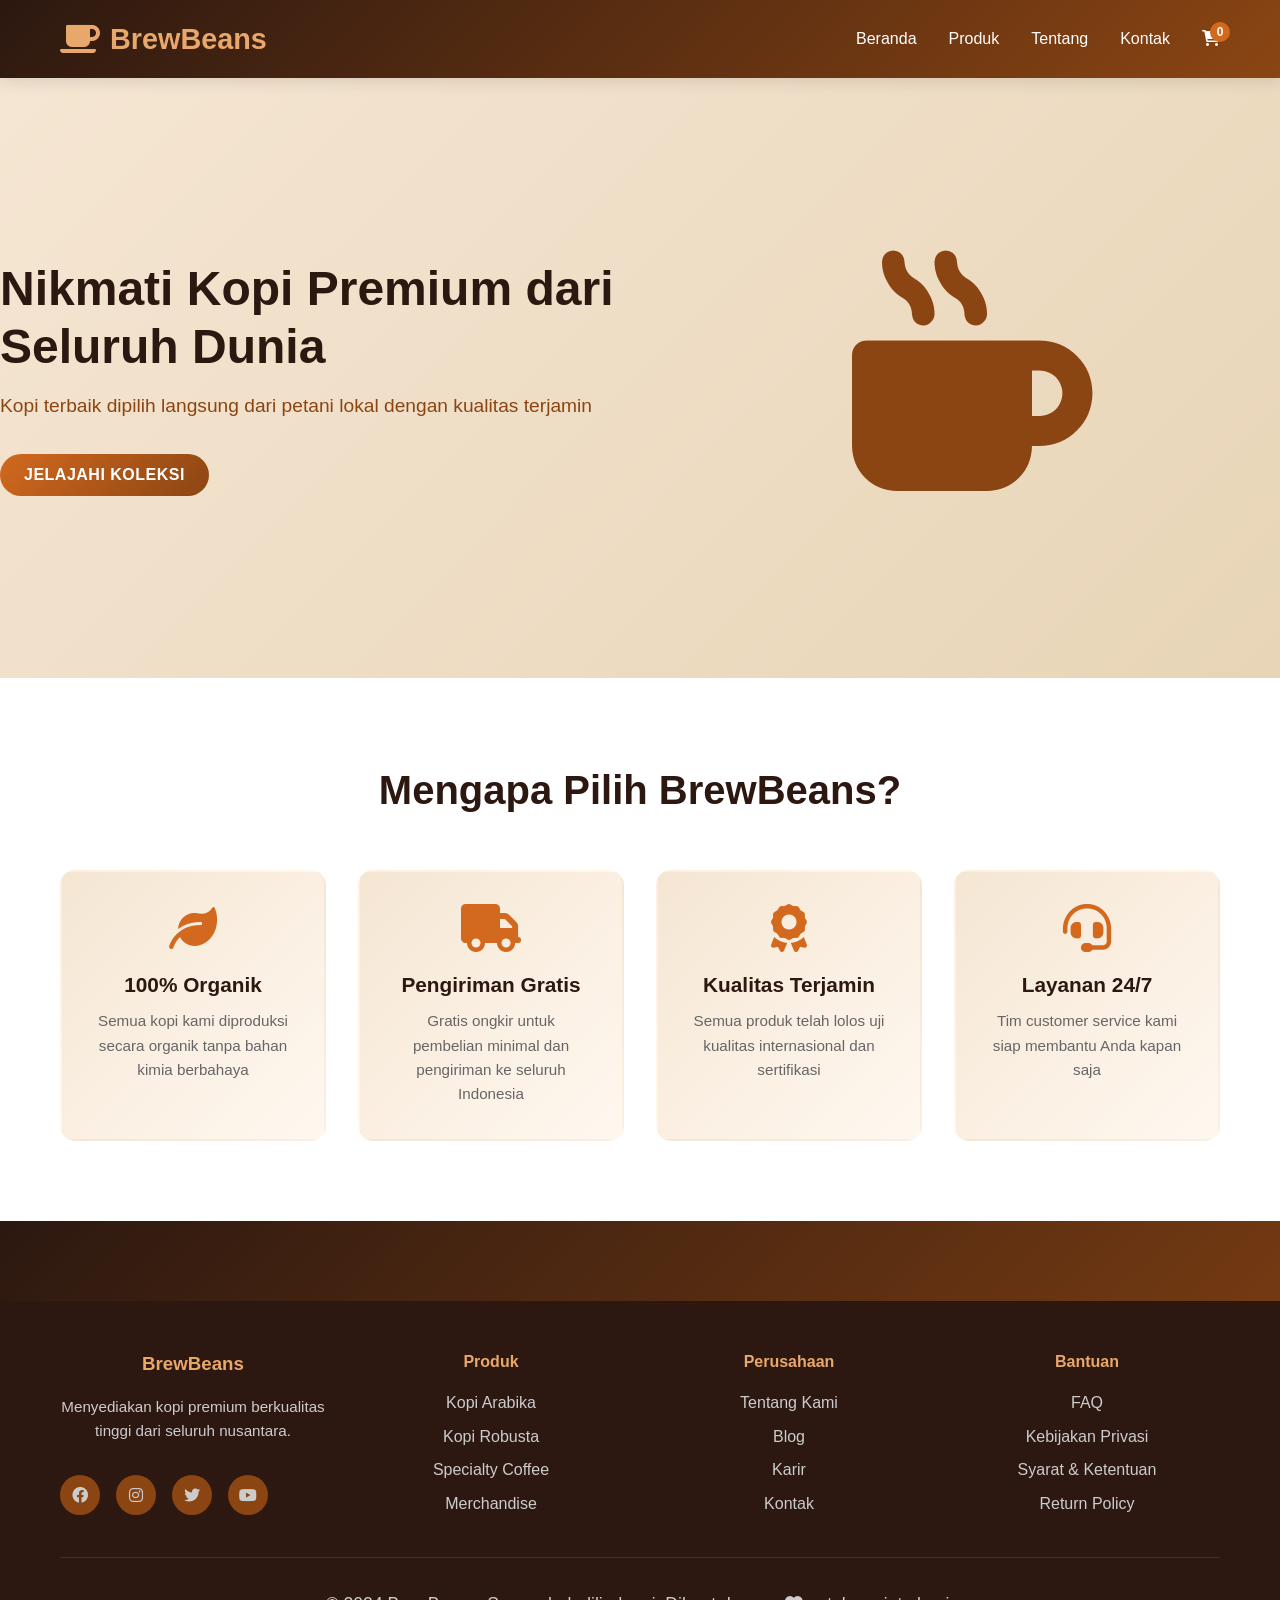
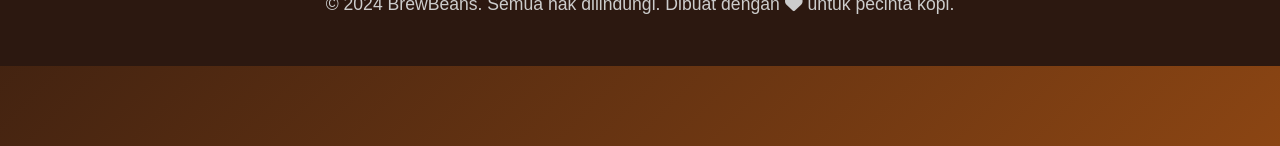
<file: Coffee_Shop_Landing/index.html>
<!DOCTYPE html>
<html lang="id">
<head>
    <meta charset="UTF-8">
    <meta name="viewport" content="width=device-width, initial-scale=1.0">
    <title>BrewBeans - Kopi Premium Terbaik</title>
    <link rel="stylesheet" href="style.css">
    <link rel="stylesheet" href="https://cdnjs.cloudflare.com/ajax/libs/font-awesome/6.0.0/css/all.min.css">
</head>
<body>
    <!-- Navigation -->
    <nav class="navbar">
        <div class="container nav-wrapper">
            <div class="logo">
                <i class="fas fa-coffee"></i>
                <span>BrewBeans</span>
            </div>
            <ul class="nav-links">
                <li><a href="index.html">Beranda</a></li>
                <li><a href="products.html">Produk</a></li>
                <li><a href="about.html">Tentang</a></li>
                <li><a href="contact.html">Kontak</a></li>
                <li><a href="#" class="btn-cart"><i class="fas fa-shopping-cart"></i> <span class="cart-count">0</span></a></li>
            </ul>
        </div>
    </nav>

    <!-- Hero Section -->
    <section class="hero" id="home">
        <div class="hero-content">
            <h1>Nikmati Kopi Premium dari Seluruh Dunia</h1>
            <p>Kopi terbaik dipilih langsung dari petani lokal dengan kualitas terjamin</p>
            <button class="btn btn-primary" onclick="window.location.href='products.html'">Jelajahi Koleksi</button>
        </div>
        <div class="hero-image">
            <div class="coffee-cup-animation">
                <i class="fas fa-mug-hot"></i>
            </div>
        </div>
    </section>

    <!-- Features Section -->
    <section class="features">
        <div class="container">
            <h2>Mengapa Pilih BrewBeans?</h2>
            <div class="features-grid">
                <div class="feature-card">
                    <i class="fas fa-leaf"></i>
                    <h3>100% Organik</h3>
                    <p>Semua kopi kami diproduksi secara organik tanpa bahan kimia berbahaya</p>
                </div>
                <div class="feature-card">
                    <i class="fas fa-truck"></i>
                    <h3>Pengiriman Gratis</h3>
                    <p>Gratis ongkir untuk pembelian minimal dan pengiriman ke seluruh Indonesia</p>
                </div>
                <div class="feature-card">
                    <i class="fas fa-award"></i>
                    <h3>Kualitas Terjamin</h3>
                    <p>Semua produk telah lolos uji kualitas internasional dan sertifikasi</p>
                </div>
                <div class="feature-card">
                    <i class="fas fa-headset"></i>
                    <h3>Layanan 24/7</h3>
                    <p>Tim customer service kami siap membantu Anda kapan saja</p>
                </div>
            </div>
        </div>
    </section>

    <!-- Newsletter Section -->
    <section class="newsletter">

    <!-- Footer -->
    <footer class="footer">
        <div class="container">
            <div class="footer-content">
                <div class="footer-section">
                    <h3>BrewBeans</h3>
                    <p>Menyediakan kopi premium berkualitas tinggi dari seluruh nusantara.</p>
                    <div class="social-links">
                        <a href="#"><i class="fab fa-facebook"></i></a>
                        <a href="#"><i class="fab fa-instagram"></i></a>
                        <a href="#"><i class="fab fa-twitter"></i></a>
                        <a href="#"><i class="fab fa-youtube"></i></a>
                    </div>
                </div>
                <div class="footer-section">
                    <h4>Produk</h4>
                    <ul>
                        <li><a href="#">Kopi Arabika</a></li>
                        <li><a href="#">Kopi Robusta</a></li>
                        <li><a href="#">Specialty Coffee</a></li>
                        <li><a href="#">Merchandise</a></li>
                    </ul>
                </div>
                <div class="footer-section">
                    <h4>Perusahaan</h4>
                    <ul>
                        <li><a href="#">Tentang Kami</a></li>
                        <li><a href="#">Blog</a></li>
                        <li><a href="#">Karir</a></li>
                        <li><a href="#">Kontak</a></li>
                    </ul>
                </div>
                <div class="footer-section">
                    <h4>Bantuan</h4>
                    <ul>
                        <li><a href="#">FAQ</a></li>
                        <li><a href="#">Kebijakan Privasi</a></li>
                        <li><a href="#">Syarat & Ketentuan</a></li>
                        <li><a href="#">Return Policy</a></li>
                    </ul>
                </div>
            </div>
            <div class="footer-bottom">
                <p>&copy; 2024 BrewBeans. Semua hak dilindungi. Dibuat dengan <i class="fas fa-heart"></i> untuk pecinta kopi.</p>
            </div>
        </div>
    </footer>

    <!-- Toast Notification -->
    <div id="toast" class="toast"></div>

    <script src="script.js"></script>
</body>
</html>
</file>
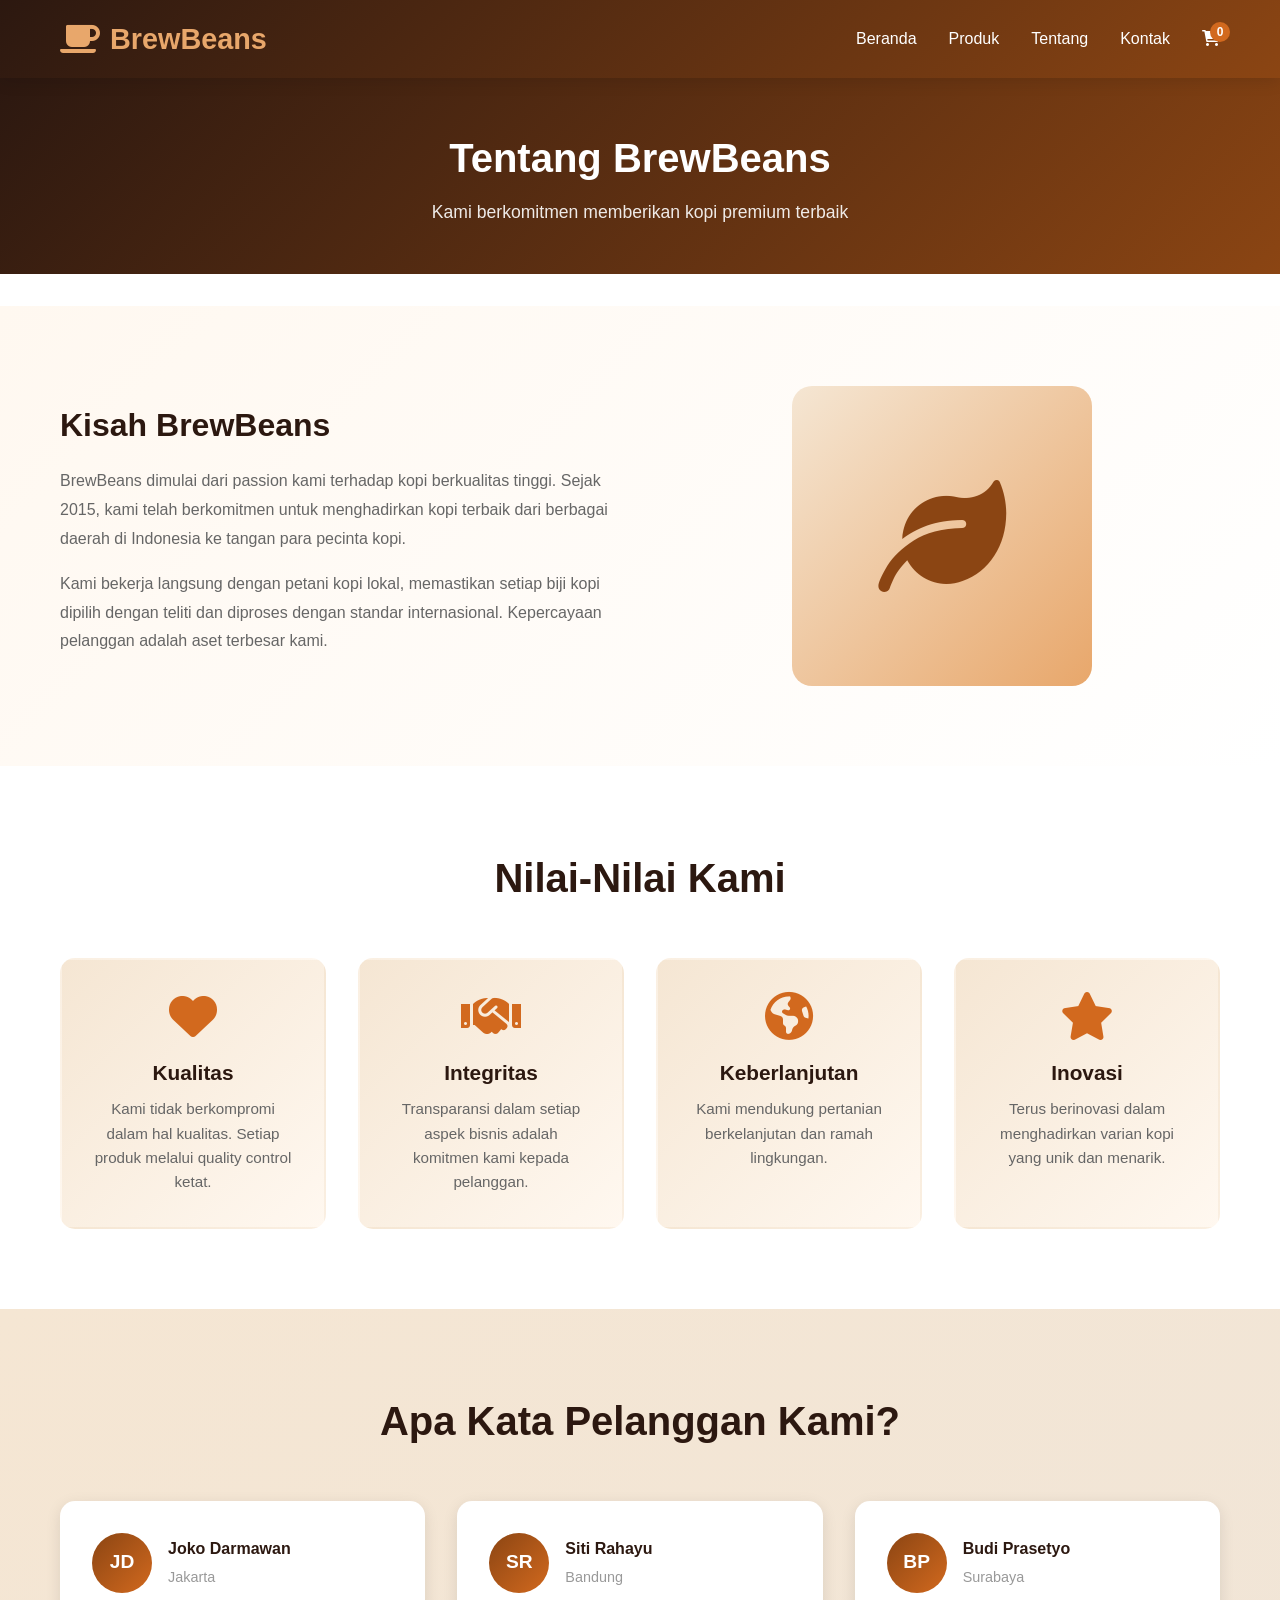
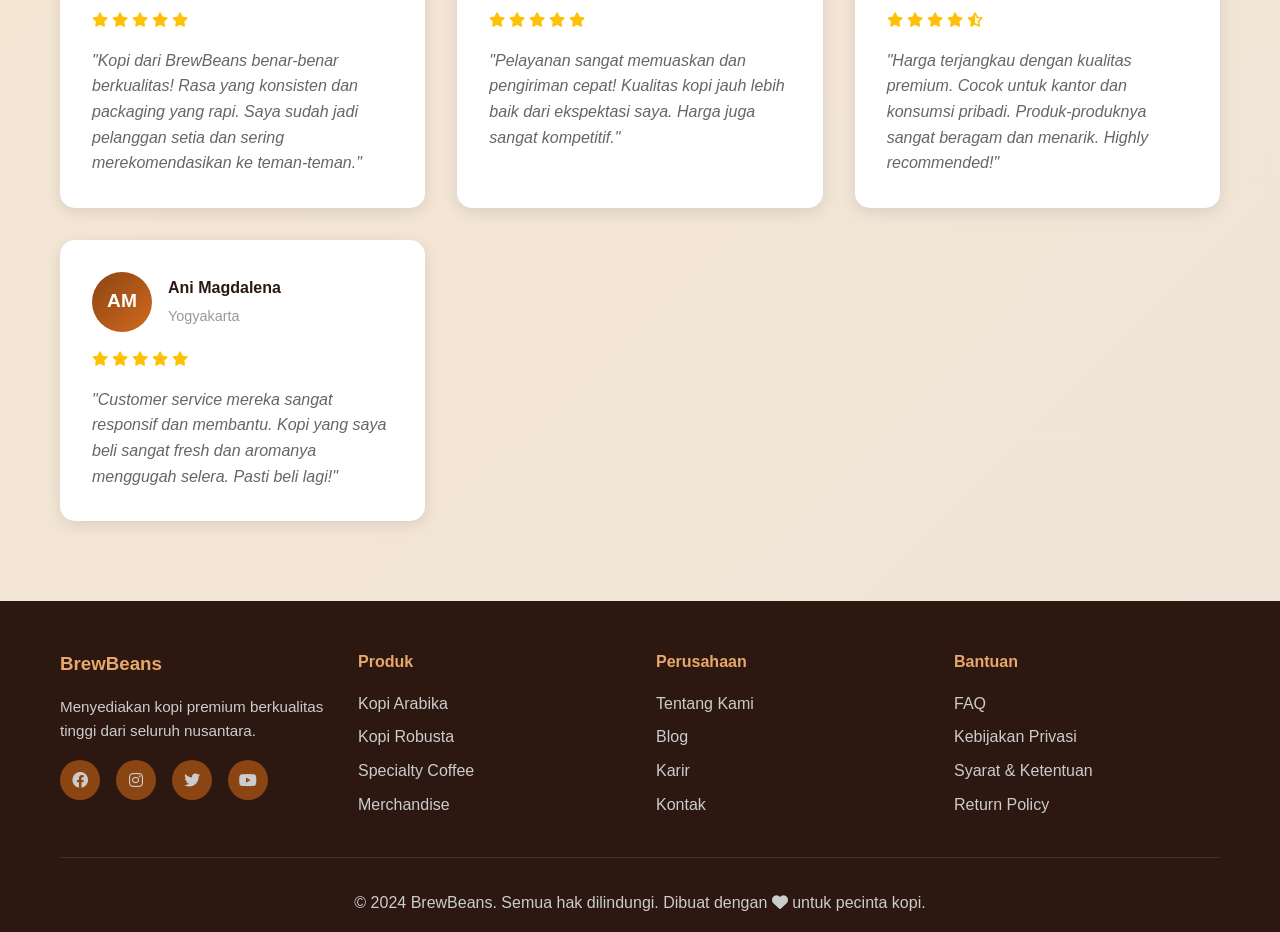
<file: Coffee_Shop_Landing/about.html>
<!DOCTYPE html>
<html lang="id">
<head>
    <meta charset="UTF-8">
    <meta name="viewport" content="width=device-width, initial-scale=1.0">
    <title>Tentang Kami - BrewBeans</title>
    <link rel="stylesheet" href="style.css">
    <link rel="stylesheet" href="https://cdnjs.cloudflare.com/ajax/libs/font-awesome/6.0.0/css/all.min.css">
</head>
<body>
    <!-- Navigation -->
    <nav class="navbar">
        <div class="container nav-wrapper">
            <div class="logo">
                <i class="fas fa-coffee"></i>
                <span>BrewBeans</span>
            </div>
            <ul class="nav-links">
                <li><a href="index.html">Beranda</a></li>
                <li><a href="products.html">Produk</a></li>
                <li><a href="about.html">Tentang</a></li>
                <li><a href="contact.html">Kontak</a></li>
                <li><a href="#" class="btn-cart"><i class="fas fa-shopping-cart"></i> <span class="cart-count">0</span></a></li>
            </ul>
        </div>
    </nav>

    <!-- Page Header -->
    <section class="page-header">
        <div class="container">
            <h1>Tentang BrewBeans</h1>
            <p>Kami berkomitmen memberikan kopi premium terbaik</p>
        </div>
    </section>

    <!-- About Section -->
    <section class="about-section">
        <div class="container">
            <div class="about-content">
                <div class="about-text">
                    <h2>Kisah BrewBeans</h2>
                    <p>BrewBeans dimulai dari passion kami terhadap kopi berkualitas tinggi. Sejak 2015, kami telah berkomitmen untuk menghadirkan kopi terbaik dari berbagai daerah di Indonesia ke tangan para pecinta kopi.</p>
                    <p>Kami bekerja langsung dengan petani kopi lokal, memastikan setiap biji kopi dipilih dengan teliti dan diproses dengan standar internasional. Kepercayaan pelanggan adalah aset terbesar kami.</p>
                </div>
                <div class="about-image">
                    <div class="image-box">
                        <i class="fas fa-leaf"></i>
                    </div>
                </div>
            </div>
        </div>
    </section>

    <!-- Features Section -->
    <section class="features">
        <div class="container">
            <h2>Nilai-Nilai Kami</h2>
            <div class="features-grid">
                <div class="feature-card">
                    <i class="fas fa-heart"></i>
                    <h3>Kualitas</h3>
                    <p>Kami tidak berkompromi dalam hal kualitas. Setiap produk melalui quality control ketat.</p>
                </div>
                <div class="feature-card">
                    <i class="fas fa-handshake"></i>
                    <h3>Integritas</h3>
                    <p>Transparansi dalam setiap aspek bisnis adalah komitmen kami kepada pelanggan.</p>
                </div>
                <div class="feature-card">
                    <i class="fas fa-earth-americas"></i>
                    <h3>Keberlanjutan</h3>
                    <p>Kami mendukung pertanian berkelanjutan dan ramah lingkungan.</p>
                </div>
                <div class="feature-card">
                    <i class="fas fa-star"></i>
                    <h3>Inovasi</h3>
                    <p>Terus berinovasi dalam menghadirkan varian kopi yang unik dan menarik.</p>
                </div>
            </div>
        </div>
    </section>

    <!-- Testimonials Section -->
    <section class="testimonials" id="about">
        <div class="container">
            <h2>Apa Kata Pelanggan Kami?</h2>
            <div class="testimonials-grid">
                <div class="testimonial-card">
                    <div class="testimonial-header">
                        <div class="avatar">JD</div>
                        <div class="user-info">
                            <h4>Joko Darmawan</h4>
                            <p>Jakarta</p>
                        </div>
                    </div>
                    <div class="rating">
                        <i class="fas fa-star"></i>
                        <i class="fas fa-star"></i>
                        <i class="fas fa-star"></i>
                        <i class="fas fa-star"></i>
                        <i class="fas fa-star"></i>
                    </div>
                    <p class="testimonial-text">"Kopi dari BrewBeans benar-benar berkualitas! Rasa yang konsisten dan packaging yang rapi. Saya sudah jadi pelanggan setia dan sering merekomendasikan ke teman-teman."</p>
                </div>

                <div class="testimonial-card">
                    <div class="testimonial-header">
                        <div class="avatar">SR</div>
                        <div class="user-info">
                            <h4>Siti Rahayu</h4>
                            <p>Bandung</p>
                        </div>
                    </div>
                    <div class="rating">
                        <i class="fas fa-star"></i>
                        <i class="fas fa-star"></i>
                        <i class="fas fa-star"></i>
                        <i class="fas fa-star"></i>
                        <i class="fas fa-star"></i>
                    </div>
                    <p class="testimonial-text">"Pelayanan sangat memuaskan dan pengiriman cepat! Kualitas kopi jauh lebih baik dari ekspektasi saya. Harga juga sangat kompetitif."</p>
                </div>

                <div class="testimonial-card">
                    <div class="testimonial-header">
                        <div class="avatar">BP</div>
                        <div class="user-info">
                            <h4>Budi Prasetyo</h4>
                            <p>Surabaya</p>
                        </div>
                    </div>
                    <div class="rating">
                        <i class="fas fa-star"></i>
                        <i class="fas fa-star"></i>
                        <i class="fas fa-star"></i>
                        <i class="fas fa-star"></i>
                        <i class="fas fa-star-half-alt"></i>
                    </div>
                    <p class="testimonial-text">"Harga terjangkau dengan kualitas premium. Cocok untuk kantor dan konsumsi pribadi. Produk-produknya sangat beragam dan menarik. Highly recommended!"</p>
                </div>

                <div class="testimonial-card">
                    <div class="testimonial-header">
                        <div class="avatar">AM</div>
                        <div class="user-info">
                            <h4>Ani Magdalena</h4>
                            <p>Yogyakarta</p>
                        </div>
                    </div>
                    <div class="rating">
                        <i class="fas fa-star"></i>
                        <i class="fas fa-star"></i>
                        <i class="fas fa-star"></i>
                        <i class="fas fa-star"></i>
                        <i class="fas fa-star"></i>
                    </div>
                    <p class="testimonial-text">"Customer service mereka sangat responsif dan membantu. Kopi yang saya beli sangat fresh dan aromanya menggugah selera. Pasti beli lagi!"</p>
                </div>
            </div>
        </div>
    </section>

    <!-- Footer -->
    <footer class="footer">
        <div class="container">
            <div class="footer-content">
                <div class="footer-section">
                    <h3>BrewBeans</h3>
                    <p>Menyediakan kopi premium berkualitas tinggi dari seluruh nusantara.</p>
                    <div class="social-links">
                        <a href="#"><i class="fab fa-facebook"></i></a>
                        <a href="#"><i class="fab fa-instagram"></i></a>
                        <a href="#"><i class="fab fa-twitter"></i></a>
                        <a href="#"><i class="fab fa-youtube"></i></a>
                    </div>
                </div>
                <div class="footer-section">
                    <h4>Produk</h4>
                    <ul>
                        <li><a href="products.html">Kopi Arabika</a></li>
                        <li><a href="products.html">Kopi Robusta</a></li>
                        <li><a href="products.html">Specialty Coffee</a></li>
                        <li><a href="products.html">Merchandise</a></li>
                    </ul>
                </div>
                <div class="footer-section">
                    <h4>Perusahaan</h4>
                    <ul>
                        <li><a href="about.html">Tentang Kami</a></li>
                        <li><a href="#">Blog</a></li>
                        <li><a href="#">Karir</a></li>
                        <li><a href="contact.html">Kontak</a></li>
                    </ul>
                </div>
                <div class="footer-section">
                    <h4>Bantuan</h4>
                    <ul>
                        <li><a href="#">FAQ</a></li>
                        <li><a href="#">Kebijakan Privasi</a></li>
                        <li><a href="#">Syarat & Ketentuan</a></li>
                        <li><a href="#">Return Policy</a></li>
                    </ul>
                </div>
            </div>
            <div class="footer-bottom">
                <p>&copy; 2024 BrewBeans. Semua hak dilindungi. Dibuat dengan <i class="fas fa-heart"></i> untuk pecinta kopi.</p>
            </div>
        </div>
    </footer>

    <!-- Toast Notification -->
    <div id="toast" class="toast"></div>

    <script src="script.js"></script>
</body>
</html>
</file>
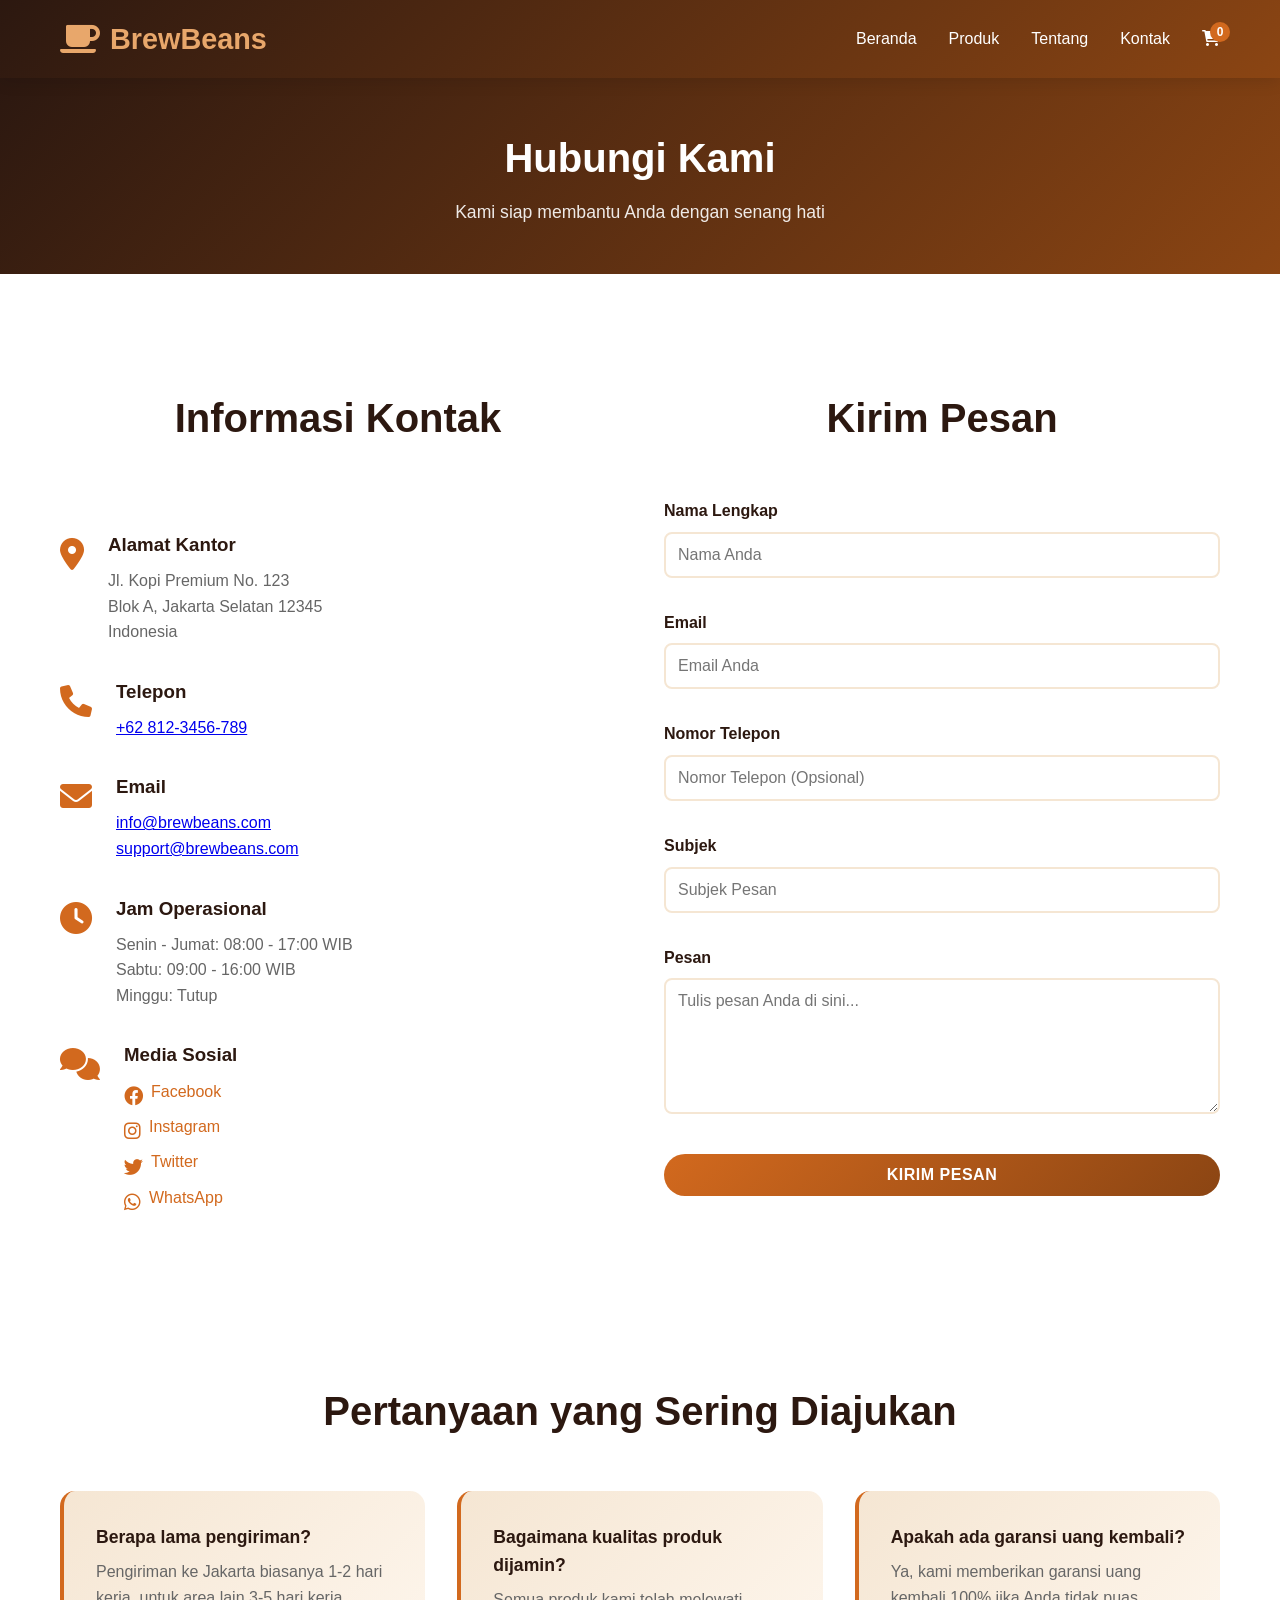
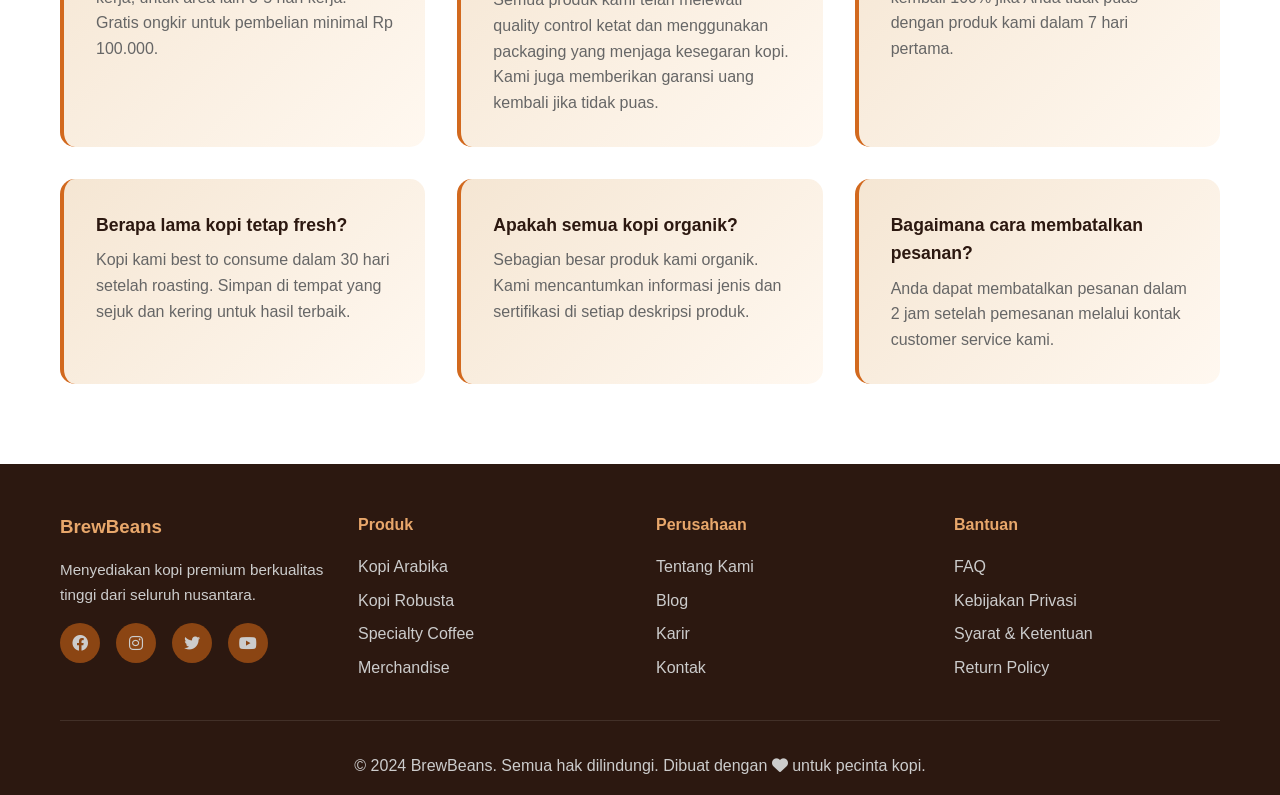
<file: Coffee_Shop_Landing/contact.html>
<!DOCTYPE html>
<html lang="id">
<head>
    <meta charset="UTF-8">
    <meta name="viewport" content="width=device-width, initial-scale=1.0">
    <title>Kontak - BrewBeans Kopi Premium</title>
    <link rel="stylesheet" href="style.css">
    <link rel="stylesheet" href="https://cdnjs.cloudflare.com/ajax/libs/font-awesome/6.0.0/css/all.min.css">
</head>
<body>
    <!-- Navigation -->
    <nav class="navbar">
        <div class="container nav-wrapper">
            <div class="logo">
                <i class="fas fa-coffee"></i>
                <span>BrewBeans</span>
            </div>
            <ul class="nav-links">
                <li><a href="index.html">Beranda</a></li>
                <li><a href="products.html">Produk</a></li>
                <li><a href="about.html">Tentang</a></li>
                <li><a href="contact.html">Kontak</a></li>
                <li><a href="#" class="btn-cart"><i class="fas fa-shopping-cart"></i> <span class="cart-count">0</span></a></li>
            </ul>
        </div>
    </nav>

    <!-- Page Header -->
    <section class="page-header">
        <div class="container">
            <h1>Hubungi Kami</h1>
            <p>Kami siap membantu Anda dengan senang hati</p>
        </div>
    </section>

    <!-- Contact Section -->
    <section class="contact">
        <div class="container">
            <div class="contact-grid">
                <div class="contact-info">
                    <h2>Informasi Kontak</h2>
                    
                    <div class="contact-item">
                        <i class="fas fa-map-marker-alt"></i>
                        <div>
                            <h3>Alamat Kantor</h3>
                            <p>Jl. Kopi Premium No. 123<br>
                            Blok A, Jakarta Selatan 12345<br>
                            Indonesia</p>
                        </div>
                    </div>

                    <div class="contact-item">
                        <i class="fas fa-phone"></i>
                        <div>
                            <h3>Telepon</h3>
                            <p><a href="tel:+628123456789">+62 812-3456-789</a></p>
                        </div>
                    </div>

                    <div class="contact-item">
                        <i class="fas fa-envelope"></i>
                        <div>
                            <h3>Email</h3>
                            <p><a href="mailto:info@brewbeans.com">info@brewbeans.com</a><br>
                            <a href="mailto:support@brewbeans.com">support@brewbeans.com</a></p>
                        </div>
                    </div>

                    <div class="contact-item">
                        <i class="fas fa-clock"></i>
                        <div>
                            <h3>Jam Operasional</h3>
                            <p>Senin - Jumat: 08:00 - 17:00 WIB<br>
                            Sabtu: 09:00 - 16:00 WIB<br>
                            Minggu: Tutup</p>
                        </div>
                    </div>

                    <div class="contact-item">
                        <i class="fas fa-comments"></i>
                        <div>
                            <h3>Media Sosial</h3>
                            <div class="social-links-contact">
                                <a href="#" title="Facebook"><i class="fab fa-facebook"></i> Facebook</a><br>
                                <a href="#" title="Instagram"><i class="fab fa-instagram"></i> Instagram</a><br>
                                <a href="#" title="Twitter"><i class="fab fa-twitter"></i> Twitter</a><br>
                                <a href="#" title="WhatsApp"><i class="fab fa-whatsapp"></i> WhatsApp</a>
                            </div>
                        </div>
                    </div>
                </div>

                <div class="contact-form">
                    <h2>Kirim Pesan</h2>
                    <form onsubmit="handleContact(event)">
                        <div class="form-group">
                            <label for="name">Nama Lengkap</label>
                            <input type="text" id="name" placeholder="Nama Anda" required>
                        </div>

                        <div class="form-group">
                            <label for="email">Email</label>
                            <input type="email" id="email" placeholder="Email Anda" required>
                        </div>

                        <div class="form-group">
                            <label for="phone">Nomor Telepon</label>
                            <input type="tel" id="phone" placeholder="Nomor Telepon (Opsional)">
                        </div>

                        <div class="form-group">
                            <label for="subject">Subjek</label>
                            <input type="text" id="subject" placeholder="Subjek Pesan" required>
                        </div>

                        <div class="form-group">
                            <label for="message">Pesan</label>
                            <textarea id="message" placeholder="Tulis pesan Anda di sini..." rows="6" required></textarea>
                        </div>

                        <button type="submit" class="btn btn-primary">Kirim Pesan</button>
                    </form>
                </div>
            </div>
        </div>
    </section>

    <!-- FAQ Section -->
    <section class="faq-section">
        <div class="container">
            <h2>Pertanyaan yang Sering Diajukan</h2>
            <div class="faq-grid">
                <div class="faq-item">
                    <h3>Berapa lama pengiriman?</h3>
                    <p>Pengiriman ke Jakarta biasanya 1-2 hari kerja, untuk area lain 3-5 hari kerja. Gratis ongkir untuk pembelian minimal Rp 100.000.</p>
                </div>
                <div class="faq-item">
                    <h3>Bagaimana kualitas produk dijamin?</h3>
                    <p>Semua produk kami telah melewati quality control ketat dan menggunakan packaging yang menjaga kesegaran kopi. Kami juga memberikan garansi uang kembali jika tidak puas.</p>
                </div>
                <div class="faq-item">
                    <h3>Apakah ada garansi uang kembali?</h3>
                    <p>Ya, kami memberikan garansi uang kembali 100% jika Anda tidak puas dengan produk kami dalam 7 hari pertama.</p>
                </div>
                <div class="faq-item">
                    <h3>Berapa lama kopi tetap fresh?</h3>
                    <p>Kopi kami best to consume dalam 30 hari setelah roasting. Simpan di tempat yang sejuk dan kering untuk hasil terbaik.</p>
                </div>
                <div class="faq-item">
                    <h3>Apakah semua kopi organik?</h3>
                    <p>Sebagian besar produk kami organik. Kami mencantumkan informasi jenis dan sertifikasi di setiap deskripsi produk.</p>
                </div>
                <div class="faq-item">
                    <h3>Bagaimana cara membatalkan pesanan?</h3>
                    <p>Anda dapat membatalkan pesanan dalam 2 jam setelah pemesanan melalui kontak customer service kami.</p>
                </div>
            </div>
        </div>
    </section>

    <!-- Footer -->
    <footer class="footer">
        <div class="container">
            <div class="footer-content">
                <div class="footer-section">
                    <h3>BrewBeans</h3>
                    <p>Menyediakan kopi premium berkualitas tinggi dari seluruh nusantara.</p>
                    <div class="social-links">
                        <a href="#"><i class="fab fa-facebook"></i></a>
                        <a href="#"><i class="fab fa-instagram"></i></a>
                        <a href="#"><i class="fab fa-twitter"></i></a>
                        <a href="#"><i class="fab fa-youtube"></i></a>
                    </div>
                </div>
                <div class="footer-section">
                    <h4>Produk</h4>
                    <ul>
                        <li><a href="products.html">Kopi Arabika</a></li>
                        <li><a href="products.html">Kopi Robusta</a></li>
                        <li><a href="products.html">Specialty Coffee</a></li>
                        <li><a href="products.html">Merchandise</a></li>
                    </ul>
                </div>
                <div class="footer-section">
                    <h4>Perusahaan</h4>
                    <ul>
                        <li><a href="about.html">Tentang Kami</a></li>
                        <li><a href="#">Blog</a></li>
                        <li><a href="#">Karir</a></li>
                        <li><a href="contact.html">Kontak</a></li>
                    </ul>
                </div>
                <div class="footer-section">
                    <h4>Bantuan</h4>
                    <ul>
                        <li><a href="#">FAQ</a></li>
                        <li><a href="#">Kebijakan Privasi</a></li>
                        <li><a href="#">Syarat & Ketentuan</a></li>
                        <li><a href="#">Return Policy</a></li>
                    </ul>
                </div>
            </div>
            <div class="footer-bottom">
                <p>&copy; 2024 BrewBeans. Semua hak dilindungi. Dibuat dengan <i class="fas fa-heart"></i> untuk pecinta kopi.</p>
            </div>
        </div>
    </footer>

    <!-- Toast Notification -->
    <div id="toast" class="toast"></div>

    <script src="script.js"></script>
</body>
</html>
</file>
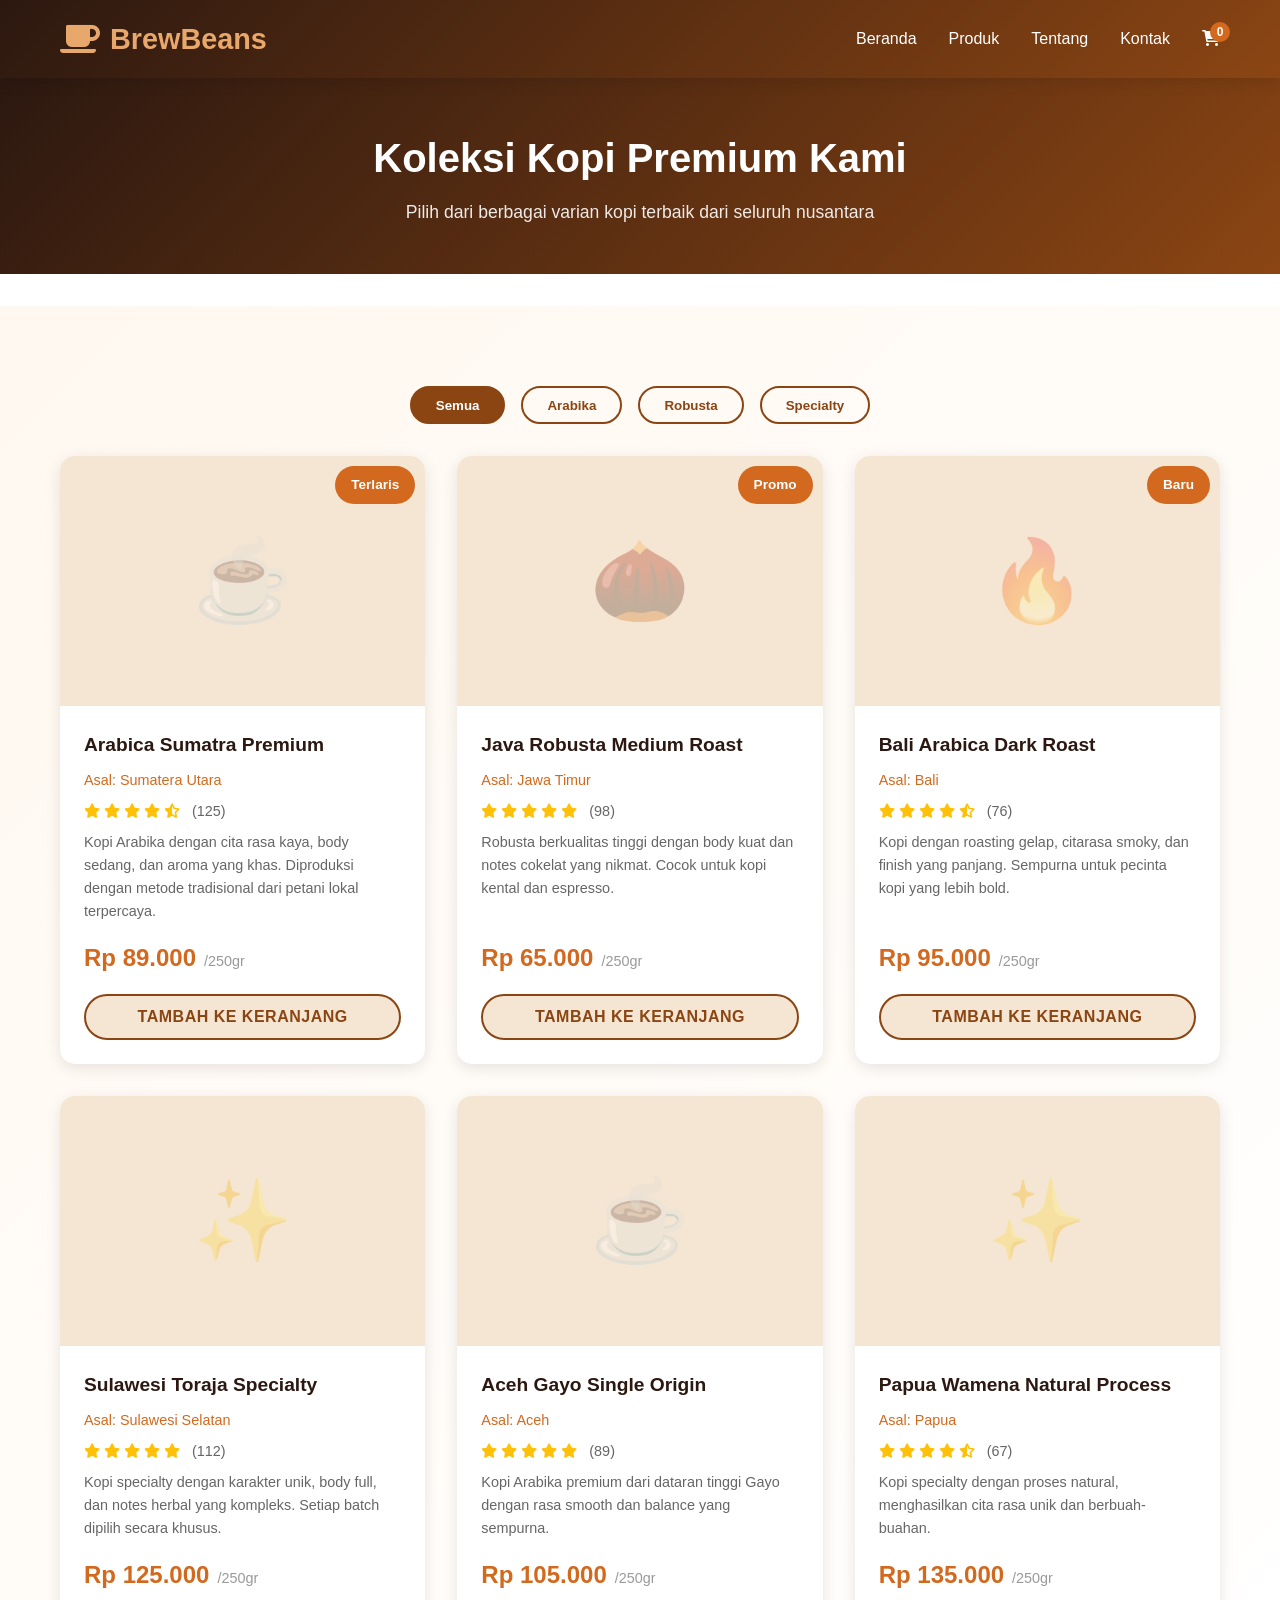
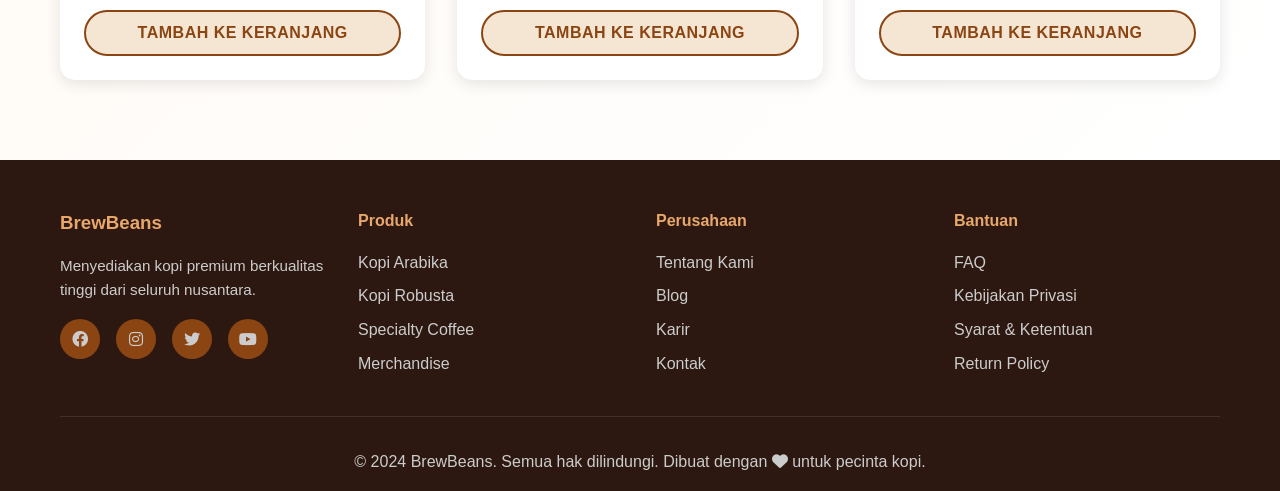
<file: Coffee_Shop_Landing/products.html>
<!DOCTYPE html>
<html lang="id">
<head>
    <meta charset="UTF-8">
    <meta name="viewport" content="width=device-width, initial-scale=1.0">
    <title>Produk - BrewBeans Kopi Premium</title>
    <link rel="stylesheet" href="style.css">
    <link rel="stylesheet" href="https://cdnjs.cloudflare.com/ajax/libs/font-awesome/6.0.0/css/all.min.css">
</head>
<body>
    <!-- Navigation -->
    <nav class="navbar">
        <div class="container nav-wrapper">
            <div class="logo">
                <i class="fas fa-coffee"></i>
                <span>BrewBeans</span>
            </div>
            <ul class="nav-links">
                <li><a href="index.html">Beranda</a></li>
                <li><a href="products.html">Produk</a></li>
                <li><a href="about.html">Tentang</a></li>
                <li><a href="contact.html">Kontak</a></li>
                <li><a href="#" class="btn-cart"><i class="fas fa-shopping-cart"></i> <span class="cart-count">0</span></a></li>
            </ul>
        </div>
    </nav>

    <!-- Page Header -->
    <section class="page-header">
        <div class="container">
            <h1>Koleksi Kopi Premium Kami</h1>
            <p>Pilih dari berbagai varian kopi terbaik dari seluruh nusantara</p>
        </div>
    </section>

    <!-- Products Section -->
    <section class="products">
        <div class="container">
            <div class="filter-section">
                <button class="filter-btn active" onclick="filterProducts('semua')">Semua</button>
                <button class="filter-btn" onclick="filterProducts('arabika')">Arabika</button>
                <button class="filter-btn" onclick="filterProducts('robusta')">Robusta</button>
                <button class="filter-btn" onclick="filterProducts('specialty')">Specialty</button>
            </div>

            <div class="products-grid">
                <!-- Product Card 1 -->
                <div class="product-card" data-category="arabika">
                    <div class="product-image">
                        <div class="image-placeholder arabica"></div>
                        <span class="badge">Terlaris</span>
                    </div>
                    <div class="product-info">
                        <h3>Arabica Sumatra Premium</h3>
                        <p class="origin">Asal: Sumatera Utara</p>
                        <div class="rating">
                            <i class="fas fa-star"></i>
                            <i class="fas fa-star"></i>
                            <i class="fas fa-star"></i>
                            <i class="fas fa-star"></i>
                            <i class="fas fa-star-half-alt"></i>
                            <span>(125)</span>
                        </div>
                        <p class="description">Kopi Arabika dengan cita rasa kaya, body sedang, dan aroma yang khas. Diproduksi dengan metode tradisional dari petani lokal terpercaya.</p>
                        <div class="price-section">
                            <span class="price">Rp 89.000</span>
                            <span class="weight">/250gr</span>
                        </div>
                        <button class="btn btn-secondary" onclick="addToCart('Arabica Sumatra Premium', 89000)">Tambah ke Keranjang</button>
                    </div>
                </div>

                <!-- Product Card 2 -->
                <div class="product-card" data-category="robusta">
                    <div class="product-image">
                        <div class="image-placeholder java"></div>
                        <span class="badge">Promo</span>
                    </div>
                    <div class="product-info">
                        <h3>Java Robusta Medium Roast</h3>
                        <p class="origin">Asal: Jawa Timur</p>
                        <div class="rating">
                            <i class="fas fa-star"></i>
                            <i class="fas fa-star"></i>
                            <i class="fas fa-star"></i>
                            <i class="fas fa-star"></i>
                            <i class="fas fa-star"></i>
                            <span>(98)</span>
                        </div>
                        <p class="description">Robusta berkualitas tinggi dengan body kuat dan notes cokelat yang nikmat. Cocok untuk kopi kental dan espresso.</p>
                        <div class="price-section">
                            <span class="price">Rp 65.000</span>
                            <span class="weight">/250gr</span>
                        </div>
                        <button class="btn btn-secondary" onclick="addToCart('Java Robusta Medium Roast', 65000)">Tambah ke Keranjang</button>
                    </div>
                </div>

                <!-- Product Card 3 -->
                <div class="product-card" data-category="arabika">
                    <div class="product-image">
                        <div class="image-placeholder bali"></div>
                        <span class="badge">Baru</span>
                    </div>
                    <div class="product-info">
                        <h3>Bali Arabica Dark Roast</h3>
                        <p class="origin">Asal: Bali</p>
                        <div class="rating">
                            <i class="fas fa-star"></i>
                            <i class="fas fa-star"></i>
                            <i class="fas fa-star"></i>
                            <i class="fas fa-star"></i>
                            <i class="fas fa-star-half-alt"></i>
                            <span>(76)</span>
                        </div>
                        <p class="description">Kopi dengan roasting gelap, citarasa smoky, dan finish yang panjang. Sempurna untuk pecinta kopi yang lebih bold.</p>
                        <div class="price-section">
                            <span class="price">Rp 95.000</span>
                            <span class="weight">/250gr</span>
                        </div>
                        <button class="btn btn-secondary" onclick="addToCart('Bali Arabica Dark Roast', 95000)">Tambah ke Keranjang</button>
                    </div>
                </div>

                <!-- Product Card 4 -->
                <div class="product-card" data-category="specialty">
                    <div class="product-image">
                        <div class="image-placeholder sulawesi"></div>
                    </div>
                    <div class="product-info">
                        <h3>Sulawesi Toraja Specialty</h3>
                        <p class="origin">Asal: Sulawesi Selatan</p>
                        <div class="rating">
                            <i class="fas fa-star"></i>
                            <i class="fas fa-star"></i>
                            <i class="fas fa-star"></i>
                            <i class="fas fa-star"></i>
                            <i class="fas fa-star"></i>
                            <span>(112)</span>
                        </div>
                        <p class="description">Kopi specialty dengan karakter unik, body full, dan notes herbal yang kompleks. Setiap batch dipilih secara khusus.</p>
                        <div class="price-section">
                            <span class="price">Rp 125.000</span>
                            <span class="weight">/250gr</span>
                        </div>
                        <button class="btn btn-secondary" onclick="addToCart('Sulawesi Toraja Specialty', 125000)">Tambah ke Keranjang</button>
                    </div>
                </div>

                <!-- Product Card 5 -->
                <div class="product-card" data-category="arabika">
                    <div class="product-image">
                        <div class="image-placeholder arabica"></div>
                    </div>
                    <div class="product-info">
                        <h3>Aceh Gayo Single Origin</h3>
                        <p class="origin">Asal: Aceh</p>
                        <div class="rating">
                            <i class="fas fa-star"></i>
                            <i class="fas fa-star"></i>
                            <i class="fas fa-star"></i>
                            <i class="fas fa-star"></i>
                            <i class="fas fa-star"></i>
                            <span>(89)</span>
                        </div>
                        <p class="description">Kopi Arabika premium dari dataran tinggi Gayo dengan rasa smooth dan balance yang sempurna.</p>
                        <div class="price-section">
                            <span class="price">Rp 105.000</span>
                            <span class="weight">/250gr</span>
                        </div>
                        <button class="btn btn-secondary" onclick="addToCart('Aceh Gayo Single Origin', 105000)">Tambah ke Keranjang</button>
                    </div>
                </div>

                <!-- Product Card 6 -->
                <div class="product-card" data-category="specialty">
                    <div class="product-image">
                        <div class="image-placeholder sulawesi"></div>
                    </div>
                    <div class="product-info">
                        <h3>Papua Wamena Natural Process</h3>
                        <p class="origin">Asal: Papua</p>
                        <div class="rating">
                            <i class="fas fa-star"></i>
                            <i class="fas fa-star"></i>
                            <i class="fas fa-star"></i>
                            <i class="fas fa-star"></i>
                            <i class="fas fa-star-half-alt"></i>
                            <span>(67)</span>
                        </div>
                        <p class="description">Kopi specialty dengan proses natural, menghasilkan cita rasa unik dan berbuah-buahan.</p>
                        <div class="price-section">
                            <span class="price">Rp 135.000</span>
                            <span class="weight">/250gr</span>
                        </div>
                        <button class="btn btn-secondary" onclick="addToCart('Papua Wamena Natural Process', 135000)">Tambah ke Keranjang</button>
                    </div>
                </div>
            </div>
        </div>
    </section>

    <!-- Footer -->
    <footer class="footer">
        <div class="container">
            <div class="footer-content">
                <div class="footer-section">
                    <h3>BrewBeans</h3>
                    <p>Menyediakan kopi premium berkualitas tinggi dari seluruh nusantara.</p>
                    <div class="social-links">
                        <a href="#"><i class="fab fa-facebook"></i></a>
                        <a href="#"><i class="fab fa-instagram"></i></a>
                        <a href="#"><i class="fab fa-twitter"></i></a>
                        <a href="#"><i class="fab fa-youtube"></i></a>
                    </div>
                </div>
                <div class="footer-section">
                    <h4>Produk</h4>
                    <ul>
                        <li><a href="products.html">Kopi Arabika</a></li>
                        <li><a href="products.html">Kopi Robusta</a></li>
                        <li><a href="products.html">Specialty Coffee</a></li>
                        <li><a href="products.html">Merchandise</a></li>
                    </ul>
                </div>
                <div class="footer-section">
                    <h4>Perusahaan</h4>
                    <ul>
                        <li><a href="about.html">Tentang Kami</a></li>
                        <li><a href="#">Blog</a></li>
                        <li><a href="#">Karir</a></li>
                        <li><a href="contact.html">Kontak</a></li>
                    </ul>
                </div>
                <div class="footer-section">
                    <h4>Bantuan</h4>
                    <ul>
                        <li><a href="#">FAQ</a></li>
                        <li><a href="#">Kebijakan Privasi</a></li>
                        <li><a href="#">Syarat & Ketentuan</a></li>
                        <li><a href="#">Return Policy</a></li>
                    </ul>
                </div>
            </div>
            <div class="footer-bottom">
                <p>&copy; 2024 BrewBeans. Semua hak dilindungi. Dibuat dengan <i class="fas fa-heart"></i> untuk pecinta kopi.</p>
            </div>
        </div>
    </footer>

    <!-- Toast Notification -->
    <div id="toast" class="toast"></div>

    <script src="script.js"></script>
</body>
</html>
</file>
<file: Coffee_Shop_Landing/style.css>
* {
    margin: 0;
    padding: 0;
    box-sizing: border-box;
}

:root {
    --primary-color: #8B4513;
    --secondary-color: #D2691E;
    --dark-color: #2C1810;
    --light-color: #F5E6D3;
    --accent-color: #E8A76B;
    --text-color: #333;
    --white: #FFFFFF;
    --shadow: 0 4px 15px rgba(0, 0, 0, 0.1);
    --shadow-hover: 0 8px 25px rgba(0, 0, 0, 0.15);
}

html {
    scroll-behavior: smooth;
}

body {
    font-family: 'Segoe UI', Tahoma, Geneva, Verdana, sans-serif;
    color: var(--text-color);
    line-height: 1.6;
    overflow-x: hidden;
}

.container {
    max-width: 1200px;
    margin: 0 auto;
    padding: 0 20px;
}

/* Navbar */
.navbar {
    background: linear-gradient(135deg, var(--dark-color) 0%, var(--primary-color) 100%);
    padding: 1rem 0;
    position: sticky;
    top: 0;
    z-index: 100;
    box-shadow: var(--shadow);
}

.nav-wrapper {
    display: flex;
    justify-content: space-between;
    align-items: center;
}

.logo {
    display: flex;
    align-items: center;
    gap: 10px;
    font-size: 1.8rem;
    font-weight: bold;
    color: var(--accent-color);
}

.logo i {
    font-size: 2rem;
}

.nav-links {
    display: flex;
    list-style: none;
    gap: 2rem;
    align-items: center;
}

.nav-links a {
    color: var(--white);
    text-decoration: none;
    font-weight: 500;
    transition: color 0.3s;
}

.nav-links a:hover {
    color: var(--accent-color);
}

.btn-cart {
    position: relative;
    display: inline-flex;
    align-items: center;
    gap: 5px;
}

.cart-count {
    position: absolute;
    top: -8px;
    right: -10px;
    background: var(--secondary-color);
    color: white;
    border-radius: 50%;
    width: 20px;
    height: 20px;
    display: flex;
    align-items: center;
    justify-content: center;
    font-size: 0.75rem;
    font-weight: bold;
}

/* Buttons */
.btn {
    padding: 0.75rem 1.5rem;
    border: none;
    border-radius: 50px;
    font-size: 1rem;
    font-weight: 600;
    cursor: pointer;
    transition: all 0.3s ease;
    text-transform: uppercase;
    letter-spacing: 0.5px;
}

.btn-primary {
    background: linear-gradient(135deg, var(--secondary-color) 0%, var(--primary-color) 100%);
    color: white;
}

.btn-primary:hover {
    transform: translateY(-2px);
    box-shadow: 0 8px 20px rgba(210, 105, 30, 0.3);
}

.btn-secondary {
    background: var(--light-color);
    color: var(--primary-color);
    border: 2px solid var(--primary-color);
}

.btn-secondary:hover {
    background: var(--primary-color);
    color: var(--white);
}

/* Hero Section */
.hero {
    display: grid;
    grid-template-columns: 1fr 1fr;
    align-items: center;
    gap: 3rem;
    padding: 6rem 0;
    background: linear-gradient(135deg, var(--light-color) 0%, #E8D5B7 100%);
    min-height: 600px;
}

.hero-content h1 {
    font-size: 3rem;
    color: var(--dark-color);
    margin-bottom: 1rem;
    line-height: 1.2;
}

.hero-content p {
    font-size: 1.2rem;
    color: var(--primary-color);
    margin-bottom: 2rem;
}

.hero-image {
    display: flex;
    justify-content: center;
    align-items: center;
    height: 400px;
}

.coffee-cup-animation {
    font-size: 15rem;
    color: var(--primary-color);
    animation: float 3s ease-in-out infinite;
}

@keyframes float {
    0%, 100% {
        transform: translateY(0px);
    }
    50% {
        transform: translateY(-20px);
    }
}

/* Features Section */
.features {
    padding: 5rem 0;
    background: var(--white);
}

.features h2 {
    text-align: center;
    font-size: 2.5rem;
    color: var(--dark-color);
    margin-bottom: 3rem;
}

.features-grid {
    display: grid;
    grid-template-columns: repeat(auto-fit, minmax(250px, 1fr));
    gap: 2rem;
}

.feature-card {
    background: linear-gradient(135deg, var(--light-color) 0%, #FFF8F0 100%);
    padding: 2rem;
    border-radius: 15px;
    text-align: center;
    transition: all 0.3s;
    border: 2px solid transparent;
}

.feature-card:hover {
    border-color: var(--secondary-color);
    transform: translateY(-10px);
    box-shadow: var(--shadow-hover);
}

.feature-card i {
    font-size: 3rem;
    color: var(--secondary-color);
    margin-bottom: 1rem;
}

.feature-card h3 {
    font-size: 1.3rem;
    color: var(--dark-color);
    margin-bottom: 0.5rem;
}

.feature-card p {
    color: #666;
    font-size: 0.95rem;
}

/* Products Section */
.products {
    padding: 5rem 0;
    background: linear-gradient(135deg, #FFF8F0 0%, var(--white) 100%);
}

.products h2 {
    text-align: center;
    font-size: 2.5rem;
    color: var(--dark-color);
    margin-bottom: 3rem;
}

.products-grid {
    display: grid;
    grid-template-columns: repeat(auto-fit, minmax(280px, 1fr));
    gap: 2rem;
}

.product-card {
    background: var(--white);
    border-radius: 15px;
    overflow: hidden;
    box-shadow: var(--shadow);
    transition: all 0.3s;
    display: flex;
    flex-direction: column;
}

.product-card:hover {
    transform: translateY(-10px);
    box-shadow: var(--shadow-hover);
}

.product-image {
    position: relative;
    height: 250px;
    overflow: hidden;
    background: var(--light-color);
}

.image-placeholder {
    width: 100%;
    height: 100%;
    display: flex;
    align-items: center;
    justify-content: center;
    font-size: 5rem;
    font-weight: bold;
    color: var(--primary-color);
    opacity: 0.3;
}

.image-placeholder.arabica::before {
    content: "☕";
}

.image-placeholder.java::before {
    content: "🌰";
}

.image-placeholder.bali::before {
    content: "🔥";
}

.image-placeholder.sulawesi::before {
    content: "✨";
}

.image-placeholder::before {
    font-size: 5rem;
}

.badge {
    position: absolute;
    top: 10px;
    right: 10px;
    background: var(--secondary-color);
    color: white;
    padding: 0.5rem 1rem;
    border-radius: 20px;
    font-size: 0.85rem;
    font-weight: bold;
}

.product-info {
    padding: 1.5rem;
    display: flex;
    flex-direction: column;
    flex-grow: 1;
}

.product-info h3 {
    color: var(--dark-color);
    margin-bottom: 0.5rem;
    font-size: 1.2rem;
}

.origin {
    color: var(--secondary-color);
    font-size: 0.9rem;
    margin-bottom: 0.5rem;
}

.rating {
    color: #FFC107;
    font-size: 0.9rem;
    margin-bottom: 0.5rem;
}

.rating span {
    color: #666;
    margin-left: 0.5rem;
}

.description {
    color: #666;
    font-size: 0.9rem;
    margin-bottom: 1rem;
    flex-grow: 1;
}

.price-section {
    display: flex;
    align-items: baseline;
    gap: 0.5rem;
    margin-bottom: 1rem;
}

.price {
    font-size: 1.5rem;
    font-weight: bold;
    color: var(--secondary-color);
}

.weight {
    color: #999;
    font-size: 0.9rem;
}

/* Testimonials Section */
.testimonials {
    padding: 5rem 0;
    background: linear-gradient(135deg, var(--light-color) 0%, #F0E5D8 100%);
}

.testimonials h2 {
    text-align: center;
    font-size: 2.5rem;
    color: var(--dark-color);
    margin-bottom: 3rem;
}

.testimonials-grid {
    display: grid;
    grid-template-columns: repeat(auto-fit, minmax(300px, 1fr));
    gap: 2rem;
}

.testimonial-card {
    background: var(--white);
    padding: 2rem;
    border-radius: 15px;
    box-shadow: var(--shadow);
    transition: all 0.3s;
}

.testimonial-card:hover {
    transform: translateY(-5px);
    box-shadow: var(--shadow-hover);
}

.testimonial-header {
    display: flex;
    gap: 1rem;
    margin-bottom: 1rem;
    align-items: center;
}

.avatar {
    width: 60px;
    height: 60px;
    background: linear-gradient(135deg, var(--primary-color), var(--secondary-color));
    color: white;
    border-radius: 50%;
    display: flex;
    align-items: center;
    justify-content: center;
    font-weight: bold;
    font-size: 1.2rem;
}

.user-info h4 {
    color: var(--dark-color);
    margin-bottom: 0.25rem;
}

.user-info p {
    color: #999;
    font-size: 0.9rem;
}

.testimonial-card .rating {
    margin-bottom: 1rem;
}

.testimonial-text {
    color: #666;
    font-style: italic;
    line-height: 1.6;
}

/* Newsletter Section */
.newsletter {
    padding: 5rem 0;
    background: linear-gradient(135deg, var(--dark-color) 0%, var(--primary-color) 100%);
    text-align: center;
    color: white;
}

.newsletter h2 {
    font-size: 2.5rem;
    margin-bottom: 1rem;
}

.newsletter p {
    font-size: 1.1rem;
    margin-bottom: 2rem;
}

.newsletter-form {
    display: flex;
    gap: 1rem;
    max-width: 500px;
    margin: 0 auto;
    flex-wrap: wrap;
    justify-content: center;
}

.newsletter-form input {
    flex: 1;
    padding: 0.75rem 1rem;
    border: none;
    border-radius: 50px;
    font-size: 1rem;
    min-width: 250px;
}

/* Contact Section */
.contact {
    padding: 5rem 0;
    background: var(--white);
}

.contact h2 {
    text-align: center;
    font-size: 2.5rem;
    color: var(--dark-color);
    margin-bottom: 3rem;
}

.contact-grid {
    display: grid;
    grid-template-columns: 1fr 1fr;
    gap: 3rem;
}

.contact-info {
    display: flex;
    flex-direction: column;
    gap: 2rem;
}

.contact-item {
    display: flex;
    gap: 1.5rem;
    align-items: flex-start;
}

.contact-item i {
    font-size: 2rem;
    color: var(--secondary-color);
    margin-top: 0.5rem;
}

.contact-item h3 {
    color: var(--dark-color);
    margin-bottom: 0.5rem;
}

.contact-item p {
    color: #666;
}

.contact-form form {
    display: flex;
    flex-direction: column;
    gap: 1rem;
}

.form-group input,
.form-group textarea {
    padding: 0.75rem 1rem;
    border: 2px solid var(--light-color);
    border-radius: 8px;
    font-size: 1rem;
    font-family: inherit;
    transition: border-color 0.3s;
}

.form-group input:focus,
.form-group textarea:focus {
    outline: none;
    border-color: var(--secondary-color);
}

/* Footer */
.footer {
    background: var(--dark-color);
    color: white;
    padding: 3rem 0 1rem;
}

.footer-content {
    display: grid;
    grid-template-columns: repeat(auto-fit, minmax(250px, 1fr));
    gap: 2rem;
    margin-bottom: 2rem;
}

.footer-section h3,
.footer-section h4 {
    margin-bottom: 1rem;
    color: var(--accent-color);
}

.footer-section p {
    color: #ccc;
    font-size: 0.95rem;
    line-height: 1.6;
}

.footer-section ul {
    list-style: none;
}

.footer-section ul li {
    margin-bottom: 0.5rem;
}

.footer-section a {
    color: #ccc;
    text-decoration: none;
    transition: color 0.3s;
}

.footer-section a:hover {
    color: var(--accent-color);
}

.social-links {
    display: flex;
    gap: 1rem;
    margin-top: 1rem;
}

.social-links a {
    display: inline-flex;
    align-items: center;
    justify-content: center;
    width: 40px;
    height: 40px;
    background: var(--primary-color);
    border-radius: 50%;
    transition: all 0.3s;
}

.social-links a:hover {
    background: var(--secondary-color);
    transform: translateY(-3px);
}

.footer-bottom {
    text-align: center;
    padding-top: 2rem;
    border-top: 1px solid rgba(255, 255, 255, 0.1);
    color: #ccc;
}

/* Page Header */
.page-header {
    background: linear-gradient(135deg, var(--dark-color) 0%, var(--primary-color) 100%);
    color: white;
    padding: 3rem 0;
    text-align: center;
    margin-bottom: 2rem;
}

.page-header h1 {
    font-size: 2.5rem;
    margin-bottom: 0.5rem;
}

.page-header p {
    font-size: 1.1rem;
    opacity: 0.9;
}

/* Filter Section */
.filter-section {
    display: flex;
    justify-content: center;
    gap: 1rem;
    margin-bottom: 2rem;
    flex-wrap: wrap;
}

.filter-btn {
    padding: 0.6rem 1.5rem;
    border: 2px solid var(--primary-color);
    background: transparent;
    color: var(--primary-color);
    border-radius: 50px;
    cursor: pointer;
    font-weight: 600;
    transition: all 0.3s;
}

.filter-btn:hover,
.filter-btn.active {
    background: var(--primary-color);
    color: white;
}

/* About Section */
.about-section {
    padding: 5rem 0;
    background: linear-gradient(135deg, #FFF8F0 0%, var(--white) 100%);
}

.about-content {
    display: grid;
    grid-template-columns: 1fr 1fr;
    gap: 3rem;
    align-items: center;
}

.about-text h2 {
    font-size: 2rem;
    color: var(--dark-color);
    margin-bottom: 1rem;
}

.about-text p {
    color: #666;
    line-height: 1.8;
    margin-bottom: 1rem;
}

.about-image {
    display: flex;
    justify-content: center;
    align-items: center;
}

.image-box {
    width: 300px;
    height: 300px;
    background: linear-gradient(135deg, var(--light-color) 0%, var(--accent-color) 100%);
    border-radius: 20px;
    display: flex;
    align-items: center;
    justify-content: center;
    font-size: 8rem;
    color: var(--primary-color);
}

/* FAQ Section */
.faq-section {
    padding: 5rem 0;
    background: var(--white);
}

.faq-section h2 {
    text-align: center;
    font-size: 2.5rem;
    color: var(--dark-color);
    margin-bottom: 3rem;
}

.faq-grid {
    display: grid;
    grid-template-columns: repeat(auto-fit, minmax(350px, 1fr));
    gap: 2rem;
}

.faq-item {
    background: linear-gradient(135deg, var(--light-color) 0%, #FFF8F0 100%);
    padding: 2rem;
    border-radius: 15px;
    border-left: 4px solid var(--secondary-color);
    transition: all 0.3s;
}

.faq-item:hover {
    transform: translateY(-5px);
    box-shadow: var(--shadow-hover);
}

.faq-item h3 {
    color: var(--dark-color);
    margin-bottom: 0.5rem;
    font-size: 1.1rem;
}

.faq-item p {
    color: #666;
    line-height: 1.6;
}

/* Contact Form Styling */
.contact-form label {
    display: block;
    margin-bottom: 0.5rem;
    color: var(--dark-color);
    font-weight: 600;
}

.contact-form input,
.contact-form textarea {
    width: 100%;
    padding: 0.75rem;
    margin-bottom: 1rem;
    border: 2px solid var(--light-color);
    border-radius: 8px;
    font-size: 1rem;
    font-family: inherit;
    transition: border-color 0.3s;
}

.contact-form input:focus,
.contact-form textarea:focus {
    outline: none;
    border-color: var(--secondary-color);
}

.social-links-contact a {
    display: inline-flex;
    align-items: center;
    gap: 0.5rem;
    margin-bottom: 0.5rem;
    color: var(--secondary-color);
    text-decoration: none;
    transition: color 0.3s;
}

.social-links-contact a:hover {
    color: var(--primary-color);
}

.social-links-contact i {
    font-size: 1.2rem;
}


    position: fixed;
    bottom: 20px;
    right: 20px;
    background: var(--secondary-color);
    color: white;
    padding: 1rem 1.5rem;
    border-radius: 8px;
    box-shadow: var(--shadow-hover);
    z-index: 1000;
    display: none;
    animation: slideIn 0.3s ease;
}

.toast.show {
    display: block;
}

@keyframes slideIn {
    from {
        transform: translateX(400px);
        opacity: 0;
    }
    to {
        transform: translateX(0);
        opacity: 1;
    }
}

/* Responsive Design */
@media (max-width: 768px) {
    .hero {
        grid-template-columns: 1fr;
        padding: 3rem 0;
    }

    .hero-content h1 {
        font-size: 2rem;
    }

    .hero-image {
        height: 250px;
    }

    .coffee-cup-animation {
        font-size: 8rem;
    }

    .nav-links {
        gap: 1rem;
        font-size: 0.9rem;
    }

    .products h2,
    .features h2,
    .testimonials h2,
    .contact h2 {
        font-size: 1.8rem;
    }

    .contact-grid {
        grid-template-columns: 1fr;
    }

    .newsletter-form {
        flex-direction: column;
    }

    .newsletter-form input {
        min-width: auto;
    }

    .features-grid,
    .products-grid,
    .testimonials-grid {
        grid-template-columns: 1fr;
    }

    .product-card {
        max-width: 100%;
    }
}

@media (max-width: 480px) {
    .nav-links {
        gap: 0.5rem;
        font-size: 0.8rem;
    }

    .hero-content h1 {
        font-size: 1.5rem;
    }

    .btn {
        padding: 0.6rem 1rem;
        font-size: 0.9rem;
    }

    .container {
        padding: 0 15px;
    }
}
</file>
